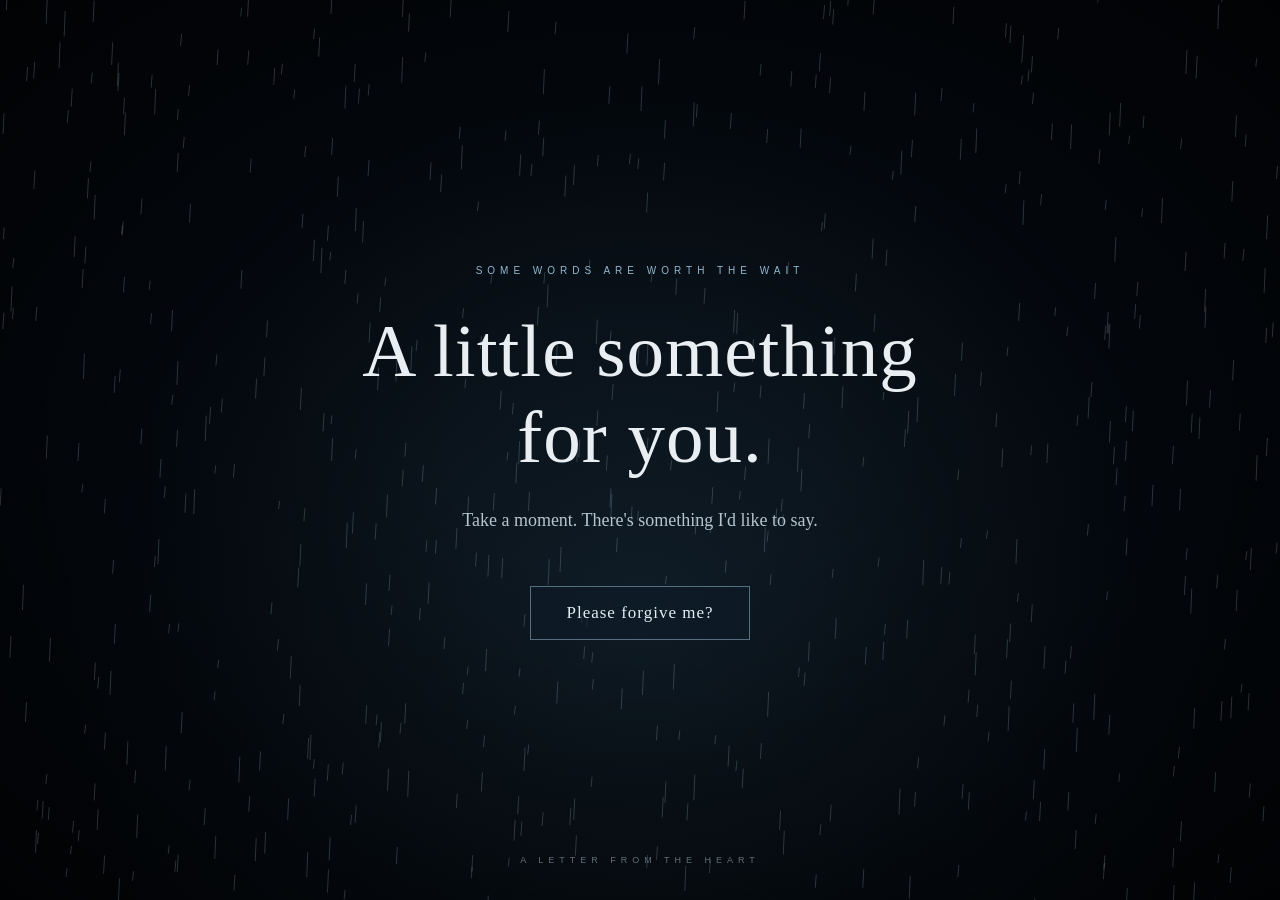
<file: index.html>
<!DOCTYPE html>
<html lang="en">
<head>
    <meta charset="UTF-8">
    <meta name="viewport" content="width=device-width, initial-scale=1.0">
    <title>For You</title>

    <link rel="stylesheet" href="style.css">
</head>

<body>

    <main class="opening-screen" id="openingScreen">

        <div class="city-background"></div>
        <div class="fog"></div>
        <div class="vignette"></div>

        <canvas id="rainCanvas"></canvas>

        <div class="opening-content">

            <span class="small-text">SOME WORDS ARE WORTH THE WAIT</span>

            <h1>
                A little something<br>
                for you.
            </h1>

            <p>
                Take a moment. There's something I'd like to say.
            </p>

            <button id="startButton">
                Please forgive me?
            </button>

        </div>

        <div class="bottom-text">
            A LETTER FROM THE HEART
        </div>

    </main>

    <script src="script.js"></script>

</body>
</html>
</file>
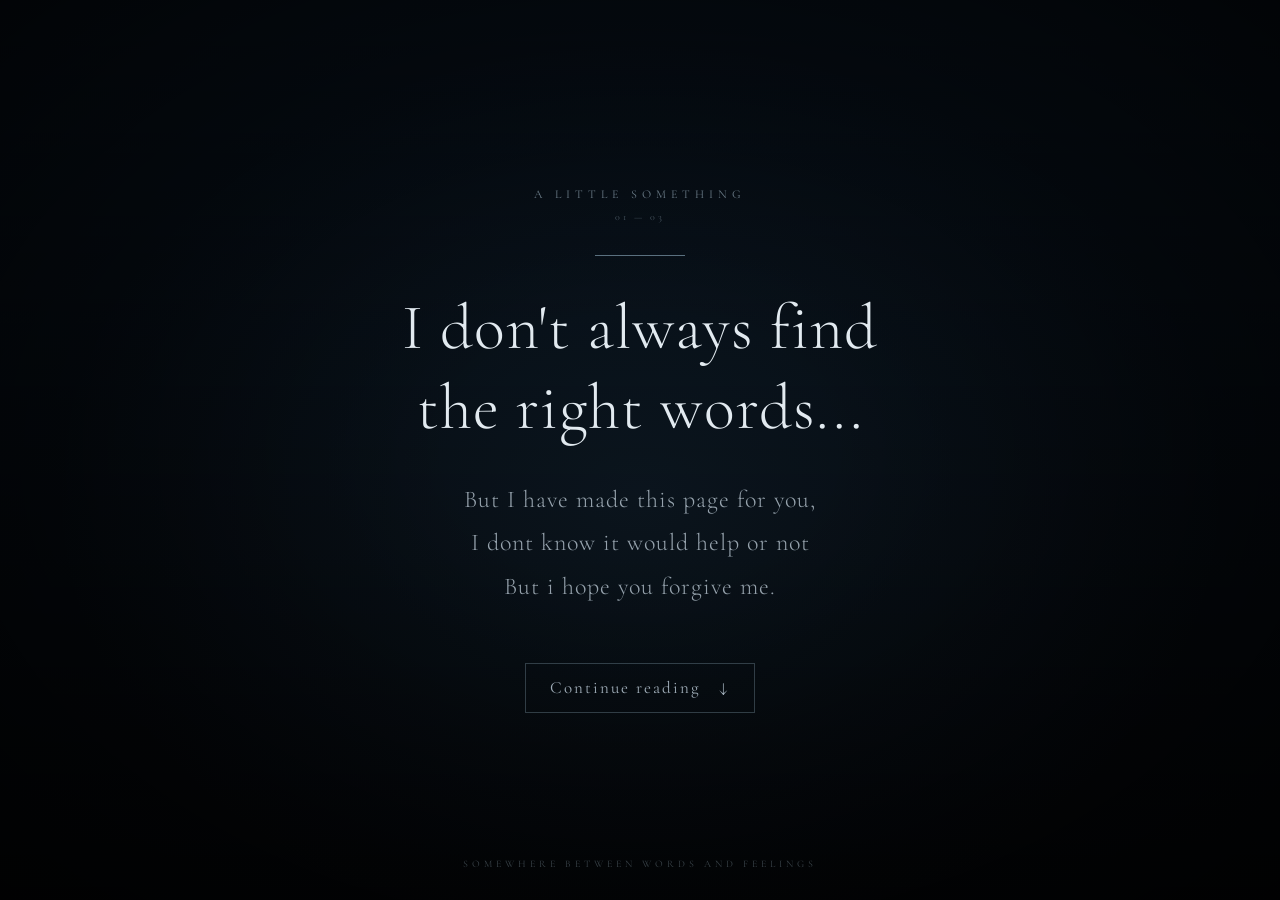
<file: scene1.html>
<!DOCTYPE html>
<html lang="en">

<head>

    <meta charset="UTF-8">

    <meta name="viewport"
          content="width=device-width, initial-scale=1.0">

    <title>Scene One — The Beginning</title>

    <link rel="stylesheet" href="scene1.css">

</head>

<body>

    <div class="scene">

        <div class="city"></div>
        <div class="atmosphere"></div>
        <div class="vignette"></div>

        <main class="message">

            <p class="scene-number">
                A LITTLE SOMETHING
                <span>01 — 03</span>
            </p>

            <div class="divider"></div>

            <h1 id="heading">
                I don't always find<br>
                the right words...
            </h1>

            <p id="paragraph">
                But I have made this page for you,<br>
                I dont know it would help or not<br>
                But i hope you forgive me.
            </p>

            <button id="continueBtn">

                <span>Continue reading</span>

                <span class="arrow">↓</span>

            </button>

        </main>

        <div class="footer">
            SOMEWHERE BETWEEN WORDS AND FEELINGS
        </div>

    </div>

    <script src="scene1.js"></script>

</body>

</html>
</file>
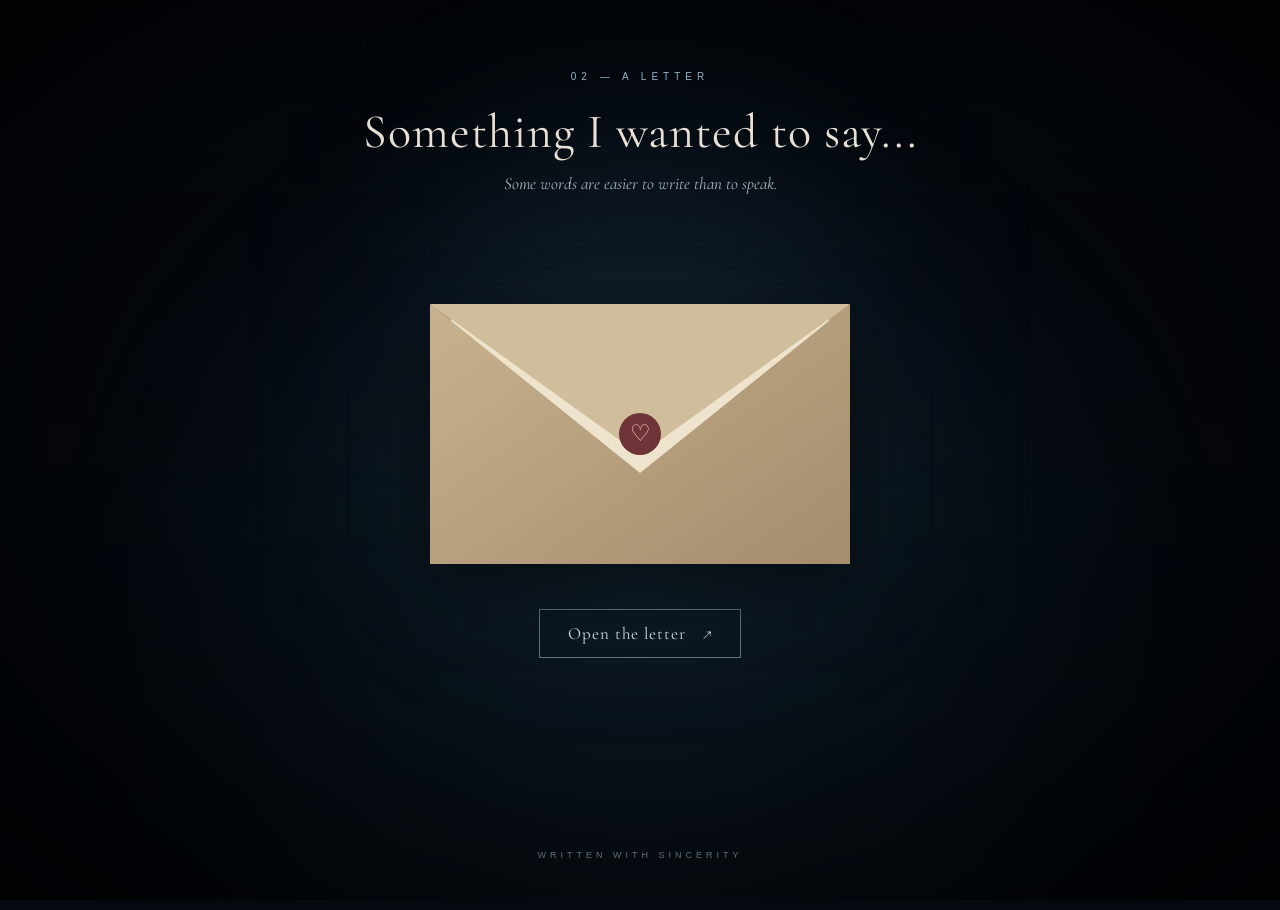
<file: scene2.html>
<!DOCTYPE html>
<html lang="en">
<head>
    <meta charset="UTF-8">
    <meta name="viewport" content="width=device-width, initial-scale=1.0">
    <title>A Letter For You</title>

    <link rel="stylesheet" href="scene2.css">

    <link href="https://fonts.googleapis.com/css2?family=Cormorant+Garamond:wght@400;500;600&family=Parisienne&display=swap" rel="stylesheet">
</head>

<body>

    <main class="scene">

        <div class="background"></div>
        <div class="atmosphere"></div>
        <div class="vignette"></div>
        <div class="ambient-light"></div>

        <header class="heading">
            <span class="scene-number">02 — A LETTER</span>
            <h1>Something I wanted to say...</h1>
            <p>Some words are easier to write than to speak.</p>
        </header>

        <section class="letter-stage">

            <div class="envelope" id="envelope">

                <div class="envelope-back"></div>

                <div class="letter" id="letter">

                    <div class="letter-content">

                        <span class="letter-date">TO SOMEONE SPECIAL</span>

                        <h2>Meri Malika,</h2>

                        <div class="letter-body">

                            <p>I know I hurted you last night,
                               I shouldnt be this insecure, and I am really sorry for it
                               I dont have the guts to tell you in this on your face 
                               but this is the truth, i am just a coward man, who is trying his best
                               to love you from the bottom of my heart, I get insecure too much,
                               I know i shouldnt be, but idk when the matter comes about you
                               I just feel this feeling of insecurity.
                            </p>

                            <p>I know this wont fix anything, for what i have done 
                               This isnt even a bit to help you and those mental thoughts
                               you are suffering now, All because of me.
                               I am really really really sorry.
                            </p>

                            <p>Here I just remember the quote of 
                               William Shakespeare, It goes something like
                               "Doubt thou the stars are fire,
                               Doubt that the sun doth move,
                               Doubt truth to be a liar,
                               But never doubt my love for you"
                            </p>

                            <p>     Please forgive me.     </p>

                        </div>

                        <div class="letter-signature">
                            <p>With all my sincerity,</p>
                            <h3>AAPKA BHONDU (HASSAN)</h3>
                        </div>

                    </div>

                </div>

                <div class="envelope-front"></div>
                <div class="envelope-flap"></div>

                <div class="envelope-seal">♡</div>

            </div>

            <button id="openLetter" class="open-button">
                Open the letter
                <span>↗</span>
            </button>

        </section>

        <button id="continueBtn" class="continue-button">
            Continue <span>→</span>
        </button>

        <footer class="footer">
            <span>WRITTEN WITH SINCERITY</span>
        </footer>

    </main>

    <script src="scene2.js"></script>

</body>
</html>
</file>
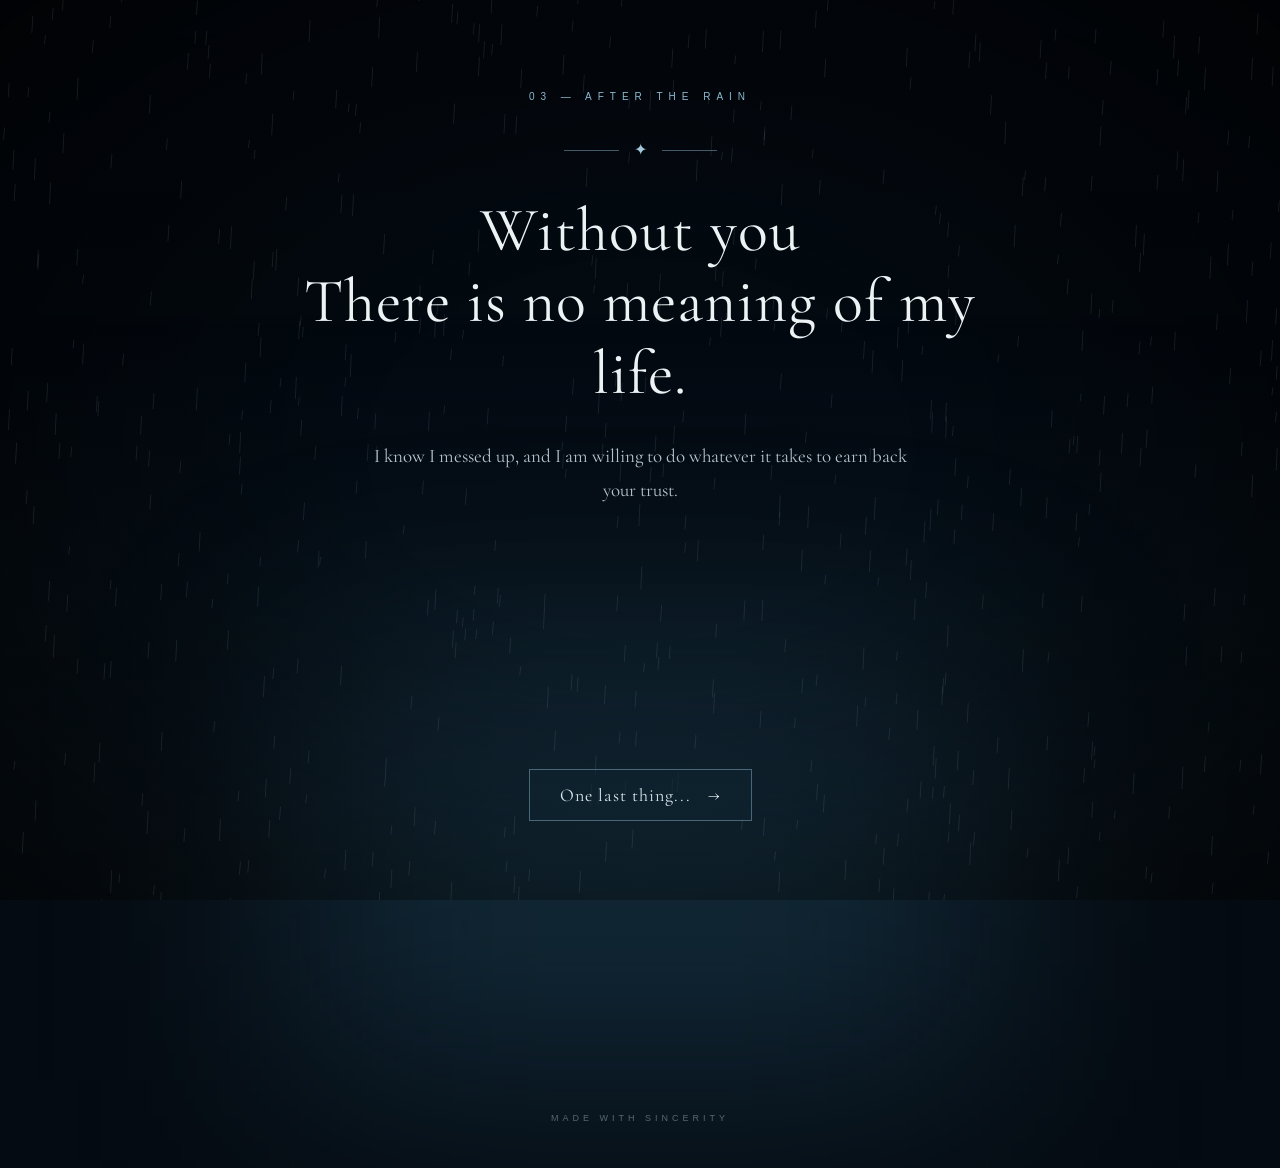
<file: scene3.html>
<!DOCTYPE html>
<html lang="en">

<head>
    <meta charset="UTF-8">
    <meta name="viewport" content="width=device-width, initial-scale=1.0">

    <title>After The Rain</title>

    <link rel="stylesheet" href="scene3.css">

    <link href="https://fonts.googleapis.com/css2?family=Cormorant+Garamond:wght@400;500;600&family=Parisienne&display=swap" rel="stylesheet">

</head>

<body>

    <main class="final-scene">

        <div class="city-background"></div>
        <div class="blue-glow"></div>
        <div class="fog"></div>
        <div class="vignette"></div>

        <canvas id="rainCanvas"></canvas>

        <section class="content">

            <span class="chapter">03 — AFTER THE RAIN</span>

            <div class="divider">
                <span></span>
                <i>✦</i>
                <span></span>
            </div>

            <h1 id="mainTitle">
                Without you<br>
                There is no meaning of my life.
            </h1>

            <p class="description" id="description">
             I know I messed up, and I am willing to do whatever it takes to earn back your trust.
            </p>

            <div class="final-message" id="finalMessage">

                <p>
                    I know what i have done would have left a huge impact on you
                    but please, can you give me one more chance? please
                    I promise i wont do this again
                </p>

            </div>

            <button id="lastButton">
                One last thing... <span>→</span>
            </button>

            <div class="ending" id="ending">

                <div class="ending-line"></div>

                <h2>
                    I really really love you.
                </h2>

                <span class="ending-caption">
                    UNTIL THE SKY CLEARS.
                </span>

            </div>

        </section>

        <footer>
            <span>MADE WITH SINCERITY</span>
        </footer>

    </main>

    <script src="scene3.js"></script>

</body>

</html>
</file>
<file: style.css>
* {
    margin: 0;
    padding: 0;
    box-sizing: border-box;
}

body {
    background: #050a10;
    color: #e6edf2;
    font-family: Georgia, serif;
    overflow: hidden;
}

.opening-screen {
    position: relative;
    width: 100%;
    height: 100vh;
    height: 100svh;

    display: flex;
    align-items: center;
    justify-content: center;

    overflow: hidden;

    perspective: 1200px;

    z-index: 1;
}

/* BACKGROUND */

.city-background {
    position: absolute;
    inset: 0;

    background:
        linear-gradient(
            rgba(3, 8, 15, 0.45),
            rgba(3, 8, 15, 0.75)
        ),
        url("https://images.unsplash.com/photo-1519608487953-e999c86e7455")
        center / cover no-repeat;

    transform: scale(1.05);

    animation: backgroundZoom 20s ease-in-out infinite alternate;
}

.fog {
    position: absolute;
    inset: 0;

    background:
        radial-gradient(
            ellipse at 50% 70%,
            rgba(78, 132, 160, 0.16),
            transparent 65%
        );

    pointer-events: none;
}

.vignette {
    position: absolute;
    inset: 0;

    background:
        radial-gradient(
            ellipse,
            transparent 20%,
            rgba(0, 0, 0, 0.75) 100%
        );

    pointer-events: none;
}

/* RAIN */

#rainCanvas {
    position: absolute;
    inset: 0;

    width: 100%;
    height: 100%;

    pointer-events: none;
}

/* CONTENT */

.opening-content {
    position: relative;
    z-index: 5;

    text-align: center;

    width: min(700px, 90%);

    animation: contentAppear 2.5s ease both;
}

.small-text {
    font-family: Arial, sans-serif;

    font-size: 10px;
    letter-spacing: 5px;

    color: #91b8ce;
}

.opening-content h1 {
    margin-top: 30px;

    font-size: clamp(42px, 7vw, 75px);
    font-weight: 400;

    line-height: 1.15;
    letter-spacing: 1px;

    color: #e8eef2;
}

.opening-content p {
    margin-top: 25px;

    font-size: 18px;
    line-height: 1.7;

    color: #b5c4cd;
}

/* BUTTON */

#startButton {
    margin-top: 50px;

    padding: 16px 35px;

    background: rgba(13, 29, 41, 0.55);

    border: 1px solid rgba(155, 197, 218, 0.5);

    color: #e2edf3;

    font-family: Georgia, serif;
    font-size: 17px;

    letter-spacing: 1px;

    cursor: pointer;

    opacity: 0;
    animation: buttonAppear 2s ease 2s forwards;

    transition:
        background 0.4s ease,
        transform 0.4s ease,
        border-color 0.4s ease;
}

#startButton:hover {
    background: rgba(95, 148, 175, 0.22);

    border-color: #c1dfed;

    transform: translateY(-4px);
}

#startButton:disabled {
    cursor: default;
}

/* BOTTOM TEXT */

.bottom-text {
    position: absolute;
    bottom: 35px;

    font-family: Arial, sans-serif;

    font-size: 9px;
    letter-spacing: 5px;

    color: rgba(188, 210, 221, 0.5);

    z-index: 5;
}

/* ROLLING TRANSITION */

.opening-screen.roll-away {
    animation: rollUp 1.3s cubic-bezier(0.76, 0, 0.24, 1) forwards;
}

@keyframes rollUp {

    0% {
        transform: rotateX(0deg) translateY(0);
        opacity: 1;
    }

    100% {
        transform: rotateX(-85deg) translateY(-100%);
        opacity: 0;
    }

}

/* ANIMATIONS */

@keyframes backgroundZoom {

    from {
        transform: scale(1.05);
    }

    to {
        transform: scale(1.15);
    }

}

@keyframes contentAppear {

    from {
        opacity: 0;
        transform: translateY(25px);
    }

    to {
        opacity: 1;
        transform: translateY(0);
    }

}

@keyframes buttonAppear {

    from {
        opacity: 0;
        transform: translateY(15px);
    }

    to {
        opacity: 1;
        transform: translateY(0);
    }

}

/* MOBILE */

@media (max-width: 600px) {

    .opening-content h1 {
        font-size: 43px;
    }

    .opening-content p {
        font-size: 16px;
    }

    #startButton {
        font-size: 16px;
        padding: 14px 25px;
    }

    .small-text {
        font-size: 9px;
        letter-spacing: 3px;
    }

}
</file>
<file: scene1.css>
@import url('https://fonts.googleapis.com/css2?family=Cormorant+Garamond:ital,wght@0,300;0,400;0,500;1,300&display=swap');

* {
    margin: 0;
    padding: 0;
    box-sizing: border-box;
}

body {
    width: 100%;
    height: 100vh;

    overflow: hidden;

    background: #07111c;

    font-family: 'Cormorant Garamond', serif;
}

.scene {
    position: relative;

    width: 100%;
    height: 100vh;

    overflow: hidden;

    background: #07111c;
}


/* NEW CITY ATMOSPHERE */

.city {
    position: absolute;
    inset: -3%;

    background:

        linear-gradient(
            to bottom,
            rgba(4, 12, 23, 0.2),
            rgba(4, 12, 23, 0.65),
            #050b13
        ),

        url("https://images.unsplash.com/photo-1519608487953-e999c86e7455?auto=format&fit=crop&w=2400&q=90");

    background-size: cover;
    background-position: center;

    filter: brightness(0.37) saturate(0.7);

    animation: atmosphereMove 30s ease-in-out infinite alternate;
}

@keyframes atmosphereMove {

    from {
        transform: scale(1);
    }

    to {
        transform: scale(1.07) translateY(-1%);
    }

}


/* ATMOSPHERE */

.atmosphere {
    position: absolute;
    inset: 0;

    background:

        radial-gradient(
            ellipse at 50% 55%,
            rgba(60, 108, 140, 0.12),
            transparent 65%
        );
}

.vignette {
    position: absolute;
    inset: 0;

    background:

        radial-gradient(
            ellipse,
            transparent 20%,
            rgba(0, 0, 0, 0.72) 100%
        );
}


/* MESSAGE */

.message {
    position: absolute;
    inset: 0;

    z-index: 2;

    display: flex;
    flex-direction: column;

    align-items: center;
    justify-content: center;

    text-align: center;

    padding: 25px;
}


/* SCENE NUMBER */

.scene-number {
    display: flex;
    flex-direction: column;
    gap: 10px;

    color: rgba(190, 215, 232, 0.55);

    font-size: 12px;
    letter-spacing: 5px;

    opacity: 0;

    animation: reveal 2s ease forwards;
    animation-delay: 1s;
}

.scene-number span {
    color: rgba(190, 215, 232, 0.35);

    font-size: 10px;
    letter-spacing: 3px;
}


/* DIVIDER */

.divider {
    width: 0;
    height: 1px;

    margin: 32px 0;

    background: rgba(174, 209, 231, 0.5);

    animation: lineReveal 1.5s ease forwards;
    animation-delay: 2s;
}


/* HEADING */

h1 {
    color: #e2eaf0;

    font-weight: 300;

    font-size: clamp(35px, 5vw, 65px);

    line-height: 1.25;
    letter-spacing: 1px;

    opacity: 0;
    transform: translateY(20px);

    animation: reveal 2s ease forwards;
    animation-delay: 2.5s;
}


/* PARAGRAPH */

.message p#paragraph {
    margin-top: 30px;

    color: rgba(210, 224, 235, 0.7);

    font-size: clamp(19px, 2vw, 24px);

    font-weight: 300;

    line-height: 1.8;
    letter-spacing: 1px;

    opacity: 0;
    transform: translateY(20px);

    animation: reveal 2s ease forwards;
    animation-delay: 4s;
}


/* CONTINUE BUTTON */

#continueBtn {
    margin-top: 55px;

    padding: 12px 24px;

    display: flex;
    align-items: center;
    gap: 18px;

    color: rgba(210, 226, 239, 0.75);

    background: transparent;

    border: 1px solid rgba(174, 209, 231, 0.25);

    font-family: inherit;
    font-size: 17px;

    letter-spacing: 2px;

    cursor: pointer;

    opacity: 0;

    animation: reveal 2s ease forwards;
    animation-delay: 6s;

    transition: 0.4s ease;
}

#continueBtn:hover {
    color: white;

    border-color: rgba(174, 209, 231, 0.7);

    background: rgba(90, 130, 160, 0.12);

    box-shadow:
        0 0 30px rgba(113, 174, 213, 0.12);
}

.arrow {
    font-size: 20px;
    transition: transform 0.4s ease;
}

#continueBtn:hover .arrow {
    transform: translateY(5px);
}


/* FOOTER */

.footer {
    position: absolute;

    bottom: 30px;
    width: 100%;

    text-align: center;

    color: rgba(190, 215, 232, 0.3);

    font-size: 10px;
    letter-spacing: 4px;

    opacity: 0;

    animation: reveal 2s ease forwards;
    animation-delay: 5s;
}


/* ANIMATIONS */

@keyframes reveal {

    to {
        opacity: 1;
        transform: translateY(0);
    }

}

@keyframes lineReveal {

    to {
        width: 90px;
    }

}
</file>
<file: scene2.css>
* {
    margin: 0;
    padding: 0;
    box-sizing: border-box;
}

html {
    scroll-behavior: smooth;
}

body {
    background: #080d13;
    color: #e8e0d5;
    font-family: 'Cormorant Garamond', serif;

    /* PAGE SCROLLBAR */
    overflow-x: hidden;
    overflow-y: auto;
}

/* MAIN PAGE */

.scene {
    position: relative;
    min-height: 100vh;
    width: 100%;
    padding: 65px 20px 50px;

    display: flex;
    flex-direction: column;
    align-items: center;

    overflow: visible;
}

/* BACKGROUND */

.background {
    position: fixed;
    inset: 0;
    z-index: -5;

    background:
        linear-gradient(rgba(4, 9, 16, 0.65), rgba(4, 9, 16, 0.85)),
        url("https://images.unsplash.com/photo-1519608487953-e999c86e7455")
        center / cover no-repeat;

    transform: scale(1.05);
}

.atmosphere {
    position: fixed;
    inset: 0;
    z-index: -4;

    background:
        radial-gradient(
            ellipse at 50% 65%,
            rgba(67, 115, 143, 0.16),
            transparent 65%
        );
}

.vignette {
    position: fixed;
    inset: 0;
    z-index: -3;

    background: radial-gradient(
        ellipse,
        transparent 30%,
        rgba(0, 0, 0, 0.75) 100%
    );

    pointer-events: none;
}

.ambient-light {
    position: fixed;
    width: 350px;
    height: 350px;

    top: 40%;
    left: 50%;

    transform: translate(-50%, -50%);

    background: rgba(93, 151, 185, 0.12);
    filter: blur(110px);

    pointer-events: none;
    z-index: -2;
}

/* HEADING */

.heading {
    text-align: center;
    margin-bottom: 55px;
    animation: fadeUp 1.5s ease both;
}

.scene-number {
    font-family: Arial, sans-serif;
    font-size: 10px;
    letter-spacing: 5px;
    color: #91b4c8;
}

.heading h1 {
    font-size: clamp(30px, 5vw, 48px);
    font-weight: 400;
    margin-top: 18px;
    letter-spacing: 1px;
}

.heading p {
    margin-top: 12px;
    font-size: 17px;
    color: #a9b4bb;
    font-style: italic;
}

/* LETTER STAGE */

.letter-stage {
    width: 100%;
    display: flex;
    flex-direction: column;
    align-items: center;
    padding: 25px 0 20px;
    position: relative;
    z-index: 2;
}

/* ENVELOPE */

.envelope {
    position: relative;

    width: min(420px, 85vw);
    height: 260px;

    perspective: 1200px;
    margin-top: 30px;

    transition: margin 1s ease;
}

.envelope-back {
    position: absolute;
    inset: 0;

    background: #b7a181;
    border-radius: 5px;

    box-shadow: 0 25px 70px rgba(0, 0, 0, 0.5);
    z-index: 1;
}

.envelope-front {
    position: absolute;
    inset: 0;

    background: linear-gradient(
        145deg,
        #c8b28e,
        #a48c6c
    );

    clip-path: polygon(
        0 0,
        50% 65%,
        100% 0,
        100% 100%,
        0 100%
    );

    z-index: 4;
}

.envelope-flap {
    position: absolute;
    inset: 0;

    background: #d0bd9c;

    clip-path: polygon(
        0 0,
        100% 0,
        50% 58%
    );

    transform-origin: top;
    transition: transform 1s ease;
    z-index: 5;
}

/* LETTER PAPER */

.letter {
    position: absolute;

    width: 90%;
    height: 230px;

    left: 5%;
    top: 10px;

    background: #eee3cc;
    color: #3c3028;

    border-radius: 2px;

    z-index: 2;

    /* LETTER SCROLLBAR */
    overflow-x: hidden;
    overflow-y: auto;

    scrollbar-width: thin;
    scrollbar-color: #a18b6b #e6dac1;

    transition:
        top 1.2s ease,
        height 1.2s ease,
        transform 1.2s ease;
}

/* LETTER SCROLLBAR FOR CHROME */

.letter::-webkit-scrollbar {
    width: 7px;
}

.letter::-webkit-scrollbar-track {
    background: #e6dac1;
}

.letter::-webkit-scrollbar-thumb {
    background: #a18b6b;
    border-radius: 10px;
}

.letter::-webkit-scrollbar-thumb:hover {
    background: #806b50;
}

/* LETTER CONTENT */

.letter-content {
    min-height: 100%;
    padding: 35px 35px 45px;

    opacity: 0;
    transition: opacity 1s ease;
}

.letter-date {
    display: block;
    font-family: Arial, sans-serif;
    font-size: 9px;
    letter-spacing: 3px;
    color: #87765d;
    margin-bottom: 30px;
}

.letter-content h2 {
    font-family: 'Parisienne', cursive;
    font-size: 32px;
    font-weight: 400;
    margin-bottom: 25px;
}

.letter-body p {
    font-size: 19px;
    line-height: 1.8;
    margin-bottom: 25px;
    white-space: pre-wrap;
}

.letter-signature {
    margin-top: 35px;
    text-align: right;
}

.letter-signature p {
    font-size: 17px;
    font-style: italic;
}

.letter-signature h3 {
    font-family: 'Parisienne', cursive;
    font-size: 30px;
    font-weight: 400;
    margin-top: 8px;
}

/* ENVELOPE SEAL */

.envelope-seal {
    position: absolute;

    top: 50%;
    left: 50%;

    transform: translate(-50%, -50%);

    width: 42px;
    height: 42px;

    border-radius: 50%;

    background: #6e3437;
    color: #e8c9b2;

    display: flex;
    align-items: center;
    justify-content: center;

    font-size: 23px;

    z-index: 6;

    transition: opacity 0.5s ease;
}

/* OPENED STATE */

.envelope.open .envelope-flap {
    transform: rotateX(180deg);
    z-index: 0;
}

.envelope.open .envelope-seal {
    opacity: 0;
    pointer-events: none;
}

/*
   The paper rises above the envelope.
   Its own scrollbar handles long letters.
*/

.envelope.open {
    margin-top: 30px;
    margin-bottom: 390px;
}

.envelope.open .letter {
    top: -25px;

    height: min(620px, 70vh);
    max-height: 620px;

    transform: translateY(-10px);

    z-index: 8;
}

.envelope.open .letter-content {
    opacity: 1;
}

/* BUTTONS */

button {
    font-family: 'Cormorant Garamond', serif;
    cursor: pointer;
}

.open-button {
    margin-top: 45px;

    padding: 13px 28px;

    border: 1px solid rgba(178, 207, 222, 0.5);
    background: rgba(11, 25, 36, 0.55);

    color: #d8e6ed;
    font-size: 17px;
    letter-spacing: 1px;

    transition: all 0.4s ease;
}

.open-button span {
    margin-left: 12px;
}

.open-button:hover {
    background: rgba(105, 157, 185, 0.2);
    border-color: #b2cfde;
    transform: translateY(-3px);
}

.envelope.open ~ .open-button {
    opacity: 0;
    pointer-events: none;
}

/* CONTINUE BUTTON */

.continue-button {
    position: relative;
    z-index: 20;

    margin: 20px auto 60px;
    padding: 14px 35px;

    border: 1px solid rgba(178, 207, 222, 0.55);
    background: rgba(10, 24, 35, 0.85);

    color: #e0eaf0;
    font-size: 18px;
    letter-spacing: 1px;

    opacity: 0;
    pointer-events: none;

    transition: all 0.5s ease;
}

.continue-button.visible {
    opacity: 1;
    pointer-events: auto;
}

.continue-button span {
    margin-left: 12px;
}

.continue-button.visible {
    opacity: 1;
    pointer-events: auto;
}

.continue-button:hover {
    background: rgba(105, 157, 185, 0.25);
    transform: translateY(-3px);
}

/* FOOTER */

.footer {
    margin-top: auto;
    padding-top: 40px;

    font-family: Arial, sans-serif;
    font-size: 9px;
    letter-spacing: 4px;

    color: rgba(192, 211, 222, 0.5);
}

/* ANIMATIONS */

@keyframes fadeUp {
    from {
        opacity: 0;
        transform: translateY(25px);
    }

    to {
        opacity: 1;
        transform: translateY(0);
    }
}

/* RESPONSIVE DESIGN */

@media (max-width: 600px) {

    .scene {
        padding: 45px 15px 35px;
    }

    .heading {
        margin-bottom: 35px;
    }

    .heading h1 {
        font-size: 32px;
    }

    .heading p {
        font-size: 15px;
    }

    .envelope {
        width: 88vw;
        height: 220px;
    }

    .letter-content {
        padding: 25px 23px 40px;
    }

    .letter-content h2 {
        font-size: 28px;
    }

    .letter-body p {
        font-size: 17px;
        line-height: 1.7;
    }

    .envelope.open .letter {
        height: 65vh;
        max-height: 550px;
    }

    .open-button {
        margin-top: 35px;
    }

}
</file>
<file: scene3.css>
* {
    margin: 0;
    padding: 0;
    box-sizing: border-box;
}

html {
    scroll-behavior: smooth;
}

body {
    background: #050b12;
    color: #e8edf0;
    font-family: 'Cormorant Garamond', serif;

    overflow-x: hidden;
    overflow-y: auto;
}

.final-scene {
    min-height: 100vh;
    width: 100%;
    position: relative;

    display: flex;
    flex-direction: column;
    align-items: center;

    padding: 85px 20px 45px;

    overflow: hidden;
}

/* BACKGROUND */

.city-background {
    position: fixed;
    inset: 0;
    z-index: -5;

    background:
        linear-gradient(
            rgba(3, 9, 16, 0.55),
            rgba(3, 9, 16, 0.8)
        ),
        url("https://images.unsplash.com/photo-1519608487953-e999c86e7455")
        center / cover no-repeat;

    animation: backgroundReveal 5s ease forwards;
}

.blue-glow {
    position: fixed;
    width: 700px;
    height: 400px;

    bottom: -180px;
    left: 50%;

    transform: translateX(-50%);

    background: rgba(67, 157, 201, 0.2);

    filter: blur(120px);

    animation: glow 8s ease-in-out infinite alternate;

    z-index: -4;
}

.fog {
    position: fixed;
    inset: 0;

    background: linear-gradient(
        to top,
        rgba(74, 126, 151, 0.12),
        transparent 65%
    );

    z-index: -3;
}

.vignette {
    position: fixed;
    inset: 0;

    background: radial-gradient(
        ellipse,
        transparent 30%,
        rgba(0, 0, 0, 0.7) 100%
    );

    pointer-events: none;
    z-index: -2;
}

/* RAIN */

#rainCanvas {
    position: fixed;
    inset: 0;

    width: 100%;
    height: 100%;

    pointer-events: none;
    z-index: -1;

    opacity: 0.45;

    transition: opacity 5s ease;
}

/* CONTENT */

.content {
    width: min(760px, 100%);
    text-align: center;

    margin: auto;

    animation: fadeIn 2.5s ease both;
}

.chapter {
    font-family: Arial, sans-serif;

    font-size: 10px;
    letter-spacing: 6px;

    color: #8cb9d0;
}

/* DIVIDER */

.divider {
    display: flex;
    align-items: center;
    justify-content: center;

    gap: 15px;

    margin: 35px 0;
}

.divider span {
    width: 55px;
    height: 1px;

    background: rgba(147, 193, 216, 0.45);
}

.divider i {
    font-style: normal;
    color: #a5c9dc;
}

/* TITLE */

.content h1 {
    font-size: clamp(37px, 6vw, 62px);
    font-weight: 400;

    line-height: 1.15;
    letter-spacing: 1px;

    color: #edf2f5;
}

.description {
    max-width: 540px;

    margin: 30px auto 0;

    font-size: 19px;
    line-height: 1.8;

    color: #b4c3cc;
}

/* FINAL MESSAGE */

.final-message {
    max-width: 550px;

    margin: 45px auto 0;

    padding: 25px;

    border-top: 1px solid rgba(148, 190, 211, 0.25);
    border-bottom: 1px solid rgba(148, 190, 211, 0.25);

    opacity: 0;
    transform: translateY(20px);

    transition: all 1.5s ease;
}

.final-message.visible {
    opacity: 1;
    transform: translateY(0);
}

.final-message p {
    font-size: 21px;
    line-height: 1.9;

    color: #dce7ec;
}

/* BUTTON */

button {
    margin-top: 45px;

    padding: 14px 30px;

    background: rgba(15, 35, 49, 0.55);

    border: 1px solid rgba(145, 190, 213, 0.45);

    color: #dce9ef;

    font-family: 'Cormorant Garamond', serif;
    font-size: 18px;

    letter-spacing: 1px;

    cursor: pointer;

    transition: all 0.5s ease;
}

button span {
    margin-left: 12px;
}

button:hover {
    background: rgba(92, 155, 185, 0.2);

    border-color: #b4d7e8;

    transform: translateY(-4px);
}

/* ENDING */

.ending {
    margin-top: 55px;

    opacity: 0;
    transform: translateY(20px);

    transition: all 1.5s ease;

    pointer-events: none;
}

.ending.visible {
    opacity: 1;
    transform: translateY(0);
}

.ending-line {
    width: 1px;
    height: 55px;

    background: rgba(159, 202, 222, 0.5);

    margin: 0 auto 25px;
}

.ending h2 {
    font-family: 'Parisienne', cursive;

    font-size: 42px;
    font-weight: 400;

    color: #c5dce8;
}

.ending-caption {
    display: block;

    margin-top: 15px;

    font-family: Arial, sans-serif;

    font-size: 9px;
    letter-spacing: 5px;

    color: #8faab8;
}

/* FOOTER */

footer {
    margin-top: 75px;

    font-family: Arial, sans-serif;

    font-size: 9px;
    letter-spacing: 4px;

    color: rgba(180, 204, 216, 0.45);
}

/* ANIMATIONS */

@keyframes fadeIn {

    from {
        opacity: 0;
        transform: translateY(25px);
    }

    to {
        opacity: 1;
        transform: translateY(0);
    }

}

@keyframes backgroundReveal {

    from {
        transform: scale(1.1);
        filter: brightness(0.65);
    }

    to {
        transform: scale(1);
        filter: brightness(1);
    }

}

@keyframes glow {

    from {
        opacity: 0.45;
    }

    to {
        opacity: 1;
    }

}

/* MOBILE */

@media (max-width: 600px) {

    .final-scene {
        padding: 65px 22px 35px;
    }

    .content h1 {
        font-size: 39px;
    }

    .description {
        font-size: 17px;
    }

    .final-message p {
        font-size: 19px;
    }

    .ending h2 {
        font-size: 35px;
    }

}
</file>
